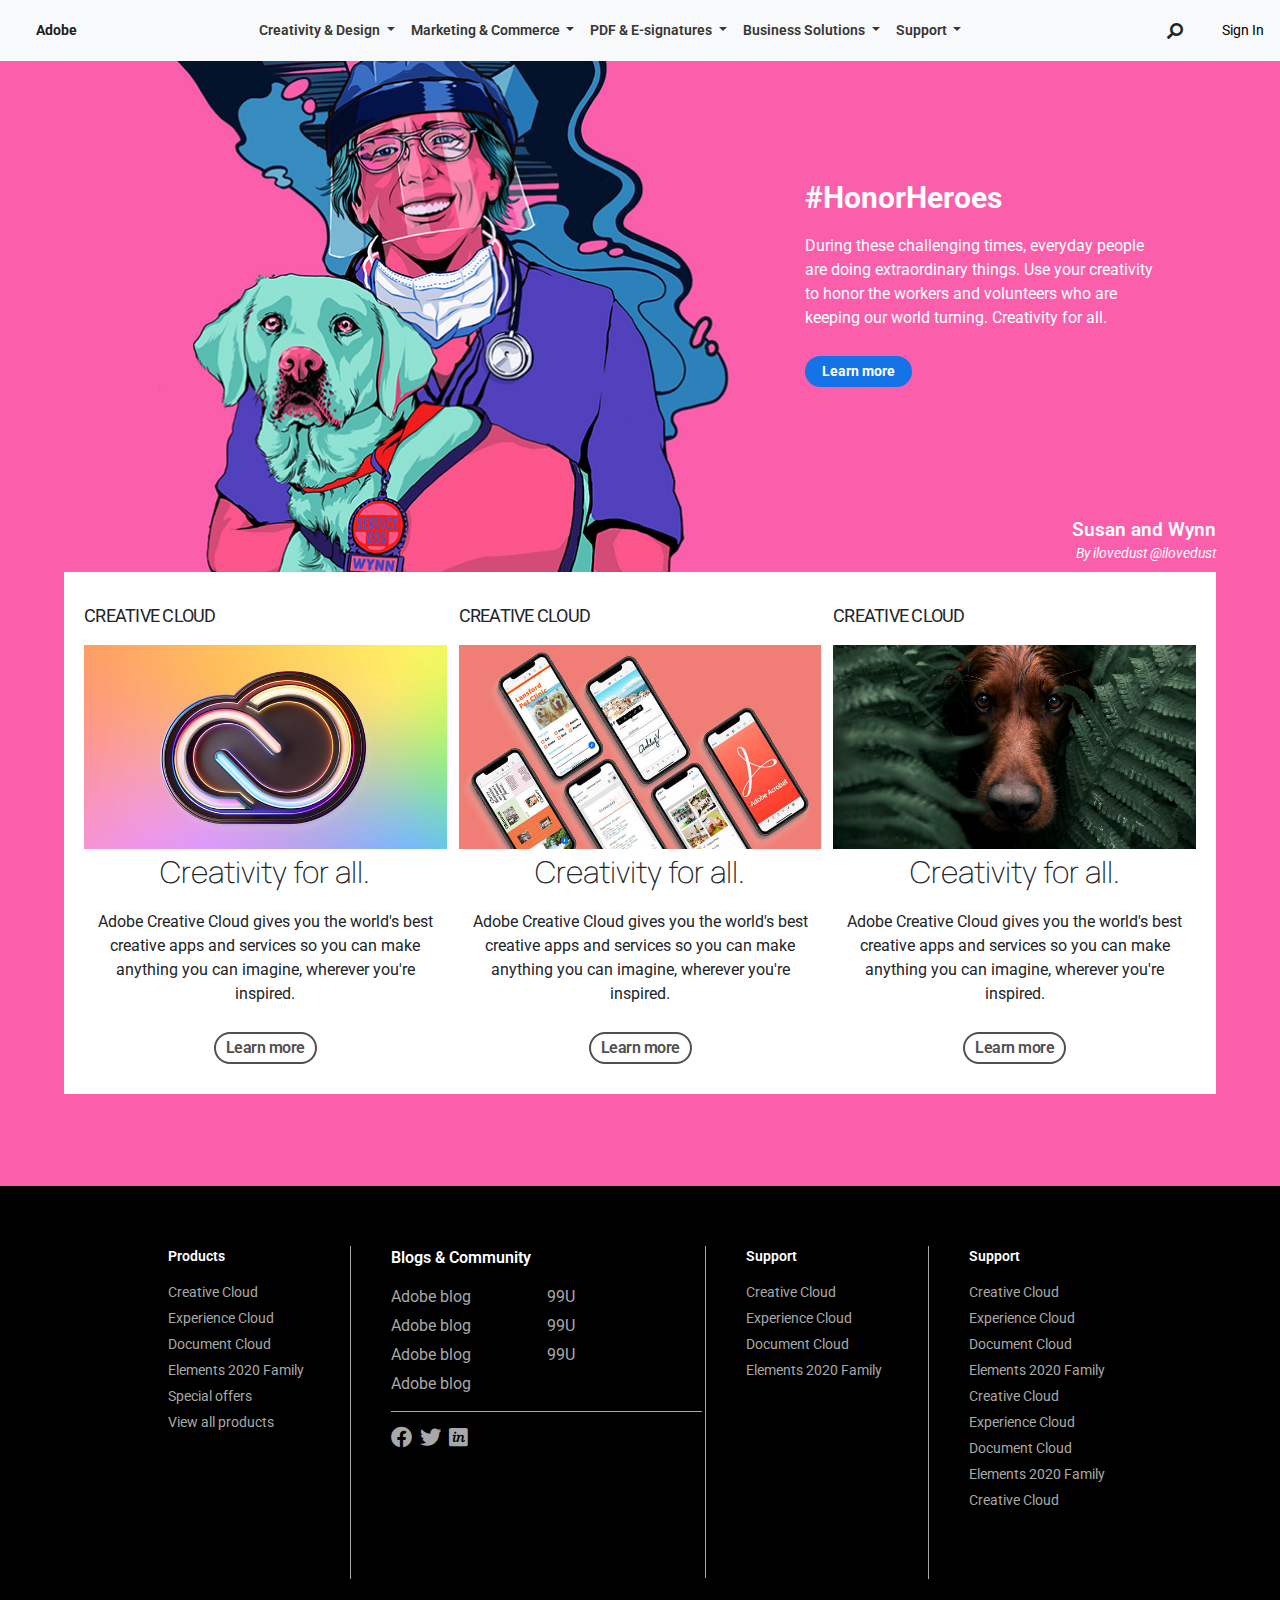
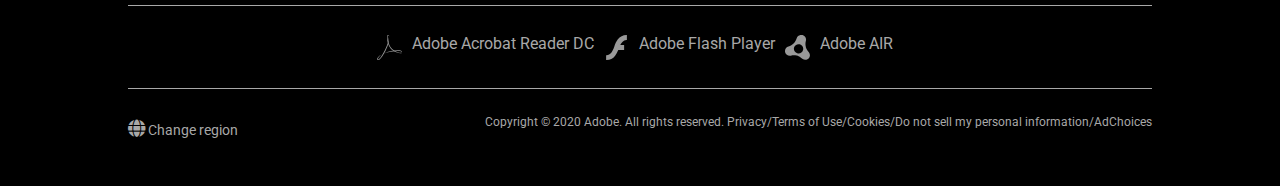
<file: index.html>
<!DOCTYPE html>
<html lang="en">
  <head>
    <meta charset="UTF-8" />
    <meta name="viewport" content="width=device-width, initial-scale=1.0" />
    <meta http-equiv="X-UA-Compatible" content="ie=edge" />
    <title>Adobe</title>
    <!-- MDN Link -->
    <link
      rel="stylesheet"
      href="https://stackpath.bootstrapcdn.com/bootstrap/4.4.1/css/bootstrap.min.css"
      integrity="sha384-Vkoo8x4CGsO3+Hhxv8T/Q5PaXtkKtu6ug5TOeNV6gBiFeWPGFN9MuhOf23Q9Ifjh"
      crossorigin="anonymous"
    />
    <!-- Font Awesome -->
    <link
      rel="stylesheet"
      href="https://cdnjs.cloudflare.com/ajax/libs/font-awesome/5.13.0/css/all.min.css"
    />
    <!-- Google Fonts link -->
    <link
      href="https://fonts.googleapis.com/css2?family=Roboto:wght@400;700&display=swap"
      rel="stylesheet"
    />
    <link
      href="https://fonts.googleapis.com/css2?family=Manrope:wght@200;400;600&display=swap"
      rel="stylesheet"
    />
    <!-- CSS link -->
    <link rel="stylesheet" href="./style/home_page.css" />
  </head>
  <body>
    <!-- Navbar Section -->
    <nav class="navbar navbar-expand-xl navbar-light bg-light">
      <div class="navbar-brand-container">
        <span class="adobe-logo"><i class="fab fa-adobe"></i></span>
        <a class="navbar-brand" href="#">Adobe</a>
      </div>
      <button
        class="navbar-toggler"
        type="button"
        data-toggle="collapse"
        data-target="#navbarSupportedContent"
        aria-controls="navbarSupportedContent"
        aria-expanded="false"
        aria-label="Toggle navigation"
      >
        <span class="navbar-toggler-icon"></span>
      </button>

      <div
        class="collapse navbar-collapse container-navbar-collapse"
        id="navbarSupportedContent"
      >
        <ul class="navbar-nav">
          <li class="nav-item dropdown">
            <a
              class="nav-link dropdown-toggle"
              href="#"
              id="navbarDropdown"
              role="button"
              data-toggle="dropdown"
              aria-haspopup="true"
              aria-expanded="false"
            >
              Creativity & Design
            </a>
            <div class="dropdown-menu" aria-labelledby="navbarDropdown">
              <a class="dropdown-item" href="#">Action</a>
              <a class="dropdown-item" href="#">Another action</a>
              <div class="dropdown-divider"></div>
              <a class="dropdown-item" href="#">Something else here</a>
            </div>
          </li>
          <li class="nav-item dropdown">
            <a
              class="nav-link dropdown-toggle"
              href="#"
              id="navbarDropdown"
              role="button"
              data-toggle="dropdown"
              aria-haspopup="true"
              aria-expanded="false"
            >
              Marketing & Commerce
            </a>
            <div class="dropdown-menu" aria-labelledby="navbarDropdown">
              <a class="dropdown-item" href="#">test-2</a>
              <a class="dropdown-item" href="#">Another action</a>
              <div class="dropdown-divider"></div>
              <a class="dropdown-item" href="#">Something else here</a>
            </div>
          </li>
          <li class="nav-item dropdown">
            <a
              class="nav-link dropdown-toggle"
              href="#"
              id="navbarDropdown"
              role="button"
              data-toggle="dropdown"
              aria-haspopup="true"
              aria-expanded="false"
            >
              PDF & E-signatures
            </a>
            <div class="dropdown-menu" aria-labelledby="navbarDropdown">
              <a class="dropdown-item" href="#">test-3</a>
              <a class="dropdown-item" href="#">Another action</a>
              <div class="dropdown-divider"></div>
              <a class="dropdown-item" href="#">Something else here</a>
            </div>
          </li>
          <li class="nav-item dropdown">
            <a
              class="nav-link dropdown-toggle"
              href="#"
              id="navbarDropdown"
              role="button"
              data-toggle="dropdown"
              aria-haspopup="true"
              aria-expanded="false"
            >
              Business Solutions
            </a>
            <div class="dropdown-menu" aria-labelledby="navbarDropdown">
              <a class="dropdown-item" href="#">test-3</a>
              <a class="dropdown-item" href="#">Another action</a>
              <div class="dropdown-divider"></div>
              <a class="dropdown-item" href="#">Something else here</a>
            </div>
          </li>
          <li class="nav-item dropdown">
            <a
              class="nav-link dropdown-toggle"
              href="#"
              id="navbarDropdown"
              role="button"
              data-toggle="dropdown"
              aria-haspopup="true"
              aria-expanded="false"
            >
              Support
            </a>
            <div class="dropdown-menu" aria-labelledby="navbarDropdown">
              <a class="dropdown-item" href="#">test-3</a>
              <a class="dropdown-item" href="#">Another action</a>
              <div class="dropdown-divider"></div>
              <a class="dropdown-item" href="#">Something else here</a>
            </div>
          </li>
        </ul>
      </div>
      <div
        class="container-search-nav d-flex justify-content-center align-items-center"
      >
        <span><i class="fas fa-search"></i></span>
        <a href="#">Sign In</a>
      </div>
    </nav>
    <!-- End of Navbar Section -->

    <!-- Cover Section -->
    <div class="container-cover-section">
      <div class="background-cover">
        <div class="container-honorHeroes">
          <div class="content-honorHeroes">
            <h3>#HonorHeroes</h3>
            <p>
              During these challenging times, everyday people are doing
              extraordinary things. Use your creativity to honor the workers and
              volunteers who are keeping our world turning. Creativity for all.
            </p>
            <button>Learn more</button>
          </div>
        </div>
        <div class="container-creationHeroes">
          <p>Susan and Wynn</p>
          <p>By ilovedust @ilovedust</p>
        </div>

        <div class="container-dataSection">
          <div class="item-dataSection">
            <p class="item-title">creative cloud</p>
            <img src="./Images/item-1.jpg" class="img-fluid" alt="img" />
            <p class="item-subtitle">Creativity for all.</p>
            <p class="item-text">
              Adobe Creative Cloud gives you the world's best creative apps and
              services so you can make anything you can imagine, wherever you're
              inspired.
            </p>
            <button class="item-button">Learn more</button>
          </div>
          <div class="item-dataSection">
            <p class="item-title">creative cloud</p>
            <img src="./Images/item-2.jpg" class="img-fluid" alt="img" />
            <p class="item-subtitle">Creativity for all.</p>
            <p class="item-text">
              Adobe Creative Cloud gives you the world's best creative apps and
              services so you can make anything you can imagine, wherever you're
              inspired.
            </p>
            <button class="item-button">Learn more</button>
          </div>
          <div class="item-dataSection">
            <p class="item-title">creative cloud</p>
            <img src="./Images/item-3.jpg" class="img-fluid" alt="img" />
            <p class="item-subtitle">Creativity for all.</p>
            <p class="item-text">
              Adobe Creative Cloud gives you the world's best creative apps and
              services so you can make anything you can imagine, wherever you're
              inspired.
            </p>
            <button class="item-button">Learn more</button>
          </div>
        </div>
      </div>
      <!-- Responsive content -->
      <div class="background-cover-responsive">
        <img
          src="./Images/BG-content-phone.jpg"
          class="img-fluid"
          alt="phone_img"
        />
      </div>
      <div class="container-honorHeroes-responsive">
        <div class="content-honorHeroes">
          <h3>#HonorHeroes</h3>
          <p>
            During these challenging times, everyday people are doing
            extraordinary things. Use your creativity to honor the workers and
            volunteers who are keeping our world turning. Creativity for all.
          </p>
          <button>Learn more</button>
        </div>
      </div>

      <div class="container-dataSection-responsive">
        <div class="item-dataSection">
          <p class="item-title">creative cloud</p>
          <div>
            <img src="./Images/item-1.jpg" class="img-fluid" alt="img" />
          </div>
          <p class="item-subtitle">Creativity for all.</p>
          <p class="item-text">
            Adobe Creative Cloud gives you the world's best creative apps and
            services so you can make anything you can imagine, wherever you're
            inspired.
          </p>
          <button class="item-button">Learn more</button>
        </div>
        <div class="item-dataSection">
          <p class="item-title">creative cloud</p>
          <div>
            <img src="./Images/item-2.jpg" class="img-fluid" alt="img" />
          </div>
          <p class="item-subtitle">Creativity for all.</p>
          <p class="item-text">
            Adobe Creative Cloud gives you the world's best creative apps and
            services so you can make anything you can imagine, wherever you're
            inspired.
          </p>
          <button class="item-button">Learn more</button>
        </div>
        <div class="item-dataSection">
          <p class="item-title">creative cloud</p>
          <div>
            <img src="./Images/item-3.jpg" class="img-fluid" alt="img" />
          </div>
          <p class="item-subtitle">Creativity for all.</p>
          <p class="item-text">
            Adobe Creative Cloud gives you the world's best creative apps and
            services so you can make anything you can imagine, wherever you're
            inspired.
          </p>
          <button class="item-button">Learn more</button>
        </div>
      </div>
    </div>
    <!-- End of Cover Section -->

    <!-- Footer Section -->
    <div class="footer-container">
      <div class="general-list">
        <ul class="general-list-style">
          <li class="list-header">Products</li>
          <li>Creative Cloud</li>
          <li>Experience Cloud</li>
          <li>Document Cloud</li>
          <li>Elements 2020 Family</li>
          <li>Special offers</li>
          <li>View all products</li>
        </ul>
        <div class="container-custom d-flex flex-column">
          <ul class="custom-style-list">
            <li class="list-header">Blogs & Community</li>
            <li class="d-flex">
              <ul class="custom-lists">
                <li>Adobe blog</li>
                <li>Adobe blog</li>
                <li>Adobe blog</li>
                <li>Adobe blog</li>
              </ul>
              <ul class="custom-lists">
                <li>99U</li>
                <li>99U</li>
                <li>99U</li>
              </ul>
            </li>
          </ul>
          <div class="social-icons-custom">
           <i class="fab fa-facebook fa-lg"></i>
           <i class="fab fa-twitter fa-lg mx-1"></i>
           <i class="fab fa-invision fa-lg"></i>
          </div>
        </div>
        <ul class="general-list-style">
            <li class="list-header">Support</li>
            <li>Creative Cloud</li>
            <li>Experience Cloud</li>
            <li>Document Cloud</li>
            <li>Elements 2020 Family</li>
        </ul>
        <ul class="general-list-style">
            <li class="list-header">Support</li>
            <li>Creative Cloud</li>
            <li>Experience Cloud</li>
            <li>Document Cloud</li>
            <li>Elements 2020 Family</li>
            <li>Creative Cloud</li>
            <li>Experience Cloud</li>
            <li>Document Cloud</li>
            <li>Elements 2020 Family</li>
            <li>Creative Cloud</li>
        </ul>
      </div>
      <div class="container-adobe d-flex justify-content-center align-items-center py-3">
          <img src="./Images/acrobat-icon-gray.svg" alt="adobe">
          <p>Adobe Acrobat Reader DC</p>
          <img src="./Images/flash-icon-gray.svg" alt="flash">
          <p>Adobe Flash Player</p>
          <img src="./Images/adobe-air-icon-gray.svg" alt="adobe-air">
          <p>Adobe AIR</p>
      </div>
      <div class="container-details-footer d-flex justify-content-between align-items-center">
        <span><i class="fas fa-globe"></i> Change region</span>
        <p>Copyright © 2020 Adobe. All rights reserved. Privacy/Terms of Use/Cookies/Do not sell my personal information/AdChoices</p>
      </div>
    </div>


    <div class="footer-container-responsive">
        <ul class="nav">
            <li class="nav-item dropdown">
              <a class="nav-link dropdown-toggle" data-toggle="dropdown" href="#" role="button" aria-haspopup="true" aria-expanded="false">Dropdown</a>
              <div class="dropdown-menu">
                <a class="dropdown-item" href="#">Action</a>
                <a class="dropdown-item" href="#">Another action</a>
                <a class="dropdown-item" href="#">Something else here</a>
                <div class="dropdown-divider"></div>
                <a class="dropdown-item" href="#">Separated link</a>
              </div>
            </li>
            <li class="nav-item dropdown">
                <a class="nav-link dropdown-toggle" data-toggle="dropdown" href="#" role="button" aria-haspopup="true" aria-expanded="false">Dropdown</a>
                <div class="dropdown-menu">
                  <a class="dropdown-item" href="#">Action</a>
                  <a class="dropdown-item" href="#">Another action</a>
                  <a class="dropdown-item" href="#">Something else here</a>
                  <div class="dropdown-divider"></div>
                  <a class="dropdown-item" href="#">Separated link</a>
                </div>
            </li>
            <li class="nav-item dropdown">
                <a class="nav-link dropdown-toggle" data-toggle="dropdown" href="#" role="button" aria-haspopup="true" aria-expanded="false">Dropdown</a>
                <div class="dropdown-menu">
                  <a class="dropdown-item" href="#">Action</a>
                  <a class="dropdown-item" href="#">Another action</a>
                  <a class="dropdown-item" href="#">Something else here</a>
                  <div class="dropdown-divider"></div>
                  <a class="dropdown-item" href="#">Separated link</a>
                </div>
            </li>
            <li class="nav-item dropdown">
                <a class="nav-link dropdown-toggle" data-toggle="dropdown" href="#" role="button" aria-haspopup="true" aria-expanded="false">Dropdown</a>
                <div class="dropdown-menu">
                  <a class="dropdown-item" href="#">Action</a>
                  <a class="dropdown-item" href="#">Another action</a>
                  <a class="dropdown-item" href="#">Something else here</a>
                  <div class="dropdown-divider"></div>
                  <a class="dropdown-item" href="#">Separated link</a>
                </div>
            </li>
            <div class="container-adobe-options d-flex">
              <img src="./Images/acrobat-icon-gray.svg" alt="adobe">
              <p>Adobe Acrobat Reader DC</p>
              <img src="./Images/flash-icon-gray.svg" alt="flash">
              <p>Adobe Flash Player</p>
              <img src="./Images/adobe-air-icon-gray.svg" alt="adobe-air">
              <p>Adobe AIR</p>
            </div>
            <div class="footer-details">
              <span class="d-flex justify-content-center align-items-center"><i class="fas fa-globe pr-2"></i> Change region</span>
              <p>Copyright &copy; 2020 Adobe. All rights reserved.</p>
              <p>Privacy/Terms of Use/Cookies/Do not sell my personal information/AdChoices</p>
            </div>
    </div>
    <!-- End of Footer Section -->

    <!-- MDN Links -->
    <script
      src="https://code.jquery.com/jquery-3.4.1.slim.min.js"
      integrity="sha384-J6qa4849blE2+poT4WnyKhv5vZF5SrPo0iEjwBvKU7imGFAV0wwj1yYfoRSJoZ+n"
      crossorigin="anonymous"
    ></script>
    <script
      src="https://cdn.jsdelivr.net/npm/popper.js@1.16.0/dist/umd/popper.min.js"
      integrity="sha384-Q6E9RHvbIyZFJoft+2mJbHaEWldlvI9IOYy5n3zV9zzTtmI3UksdQRVvoxMfooAo"
      crossorigin="anonymous"
    ></script>
    <script
      src="https://stackpath.bootstrapcdn.com/bootstrap/4.4.1/js/bootstrap.min.js"
      integrity="sha384-wfSDF2E50Y2D1uUdj0O3uMBJnjuUD4Ih7YwaYd1iqfktj0Uod8GCExl3Og8ifwB6"
      crossorigin="anonymous"
    ></script>
  </body>
</html>
</file>
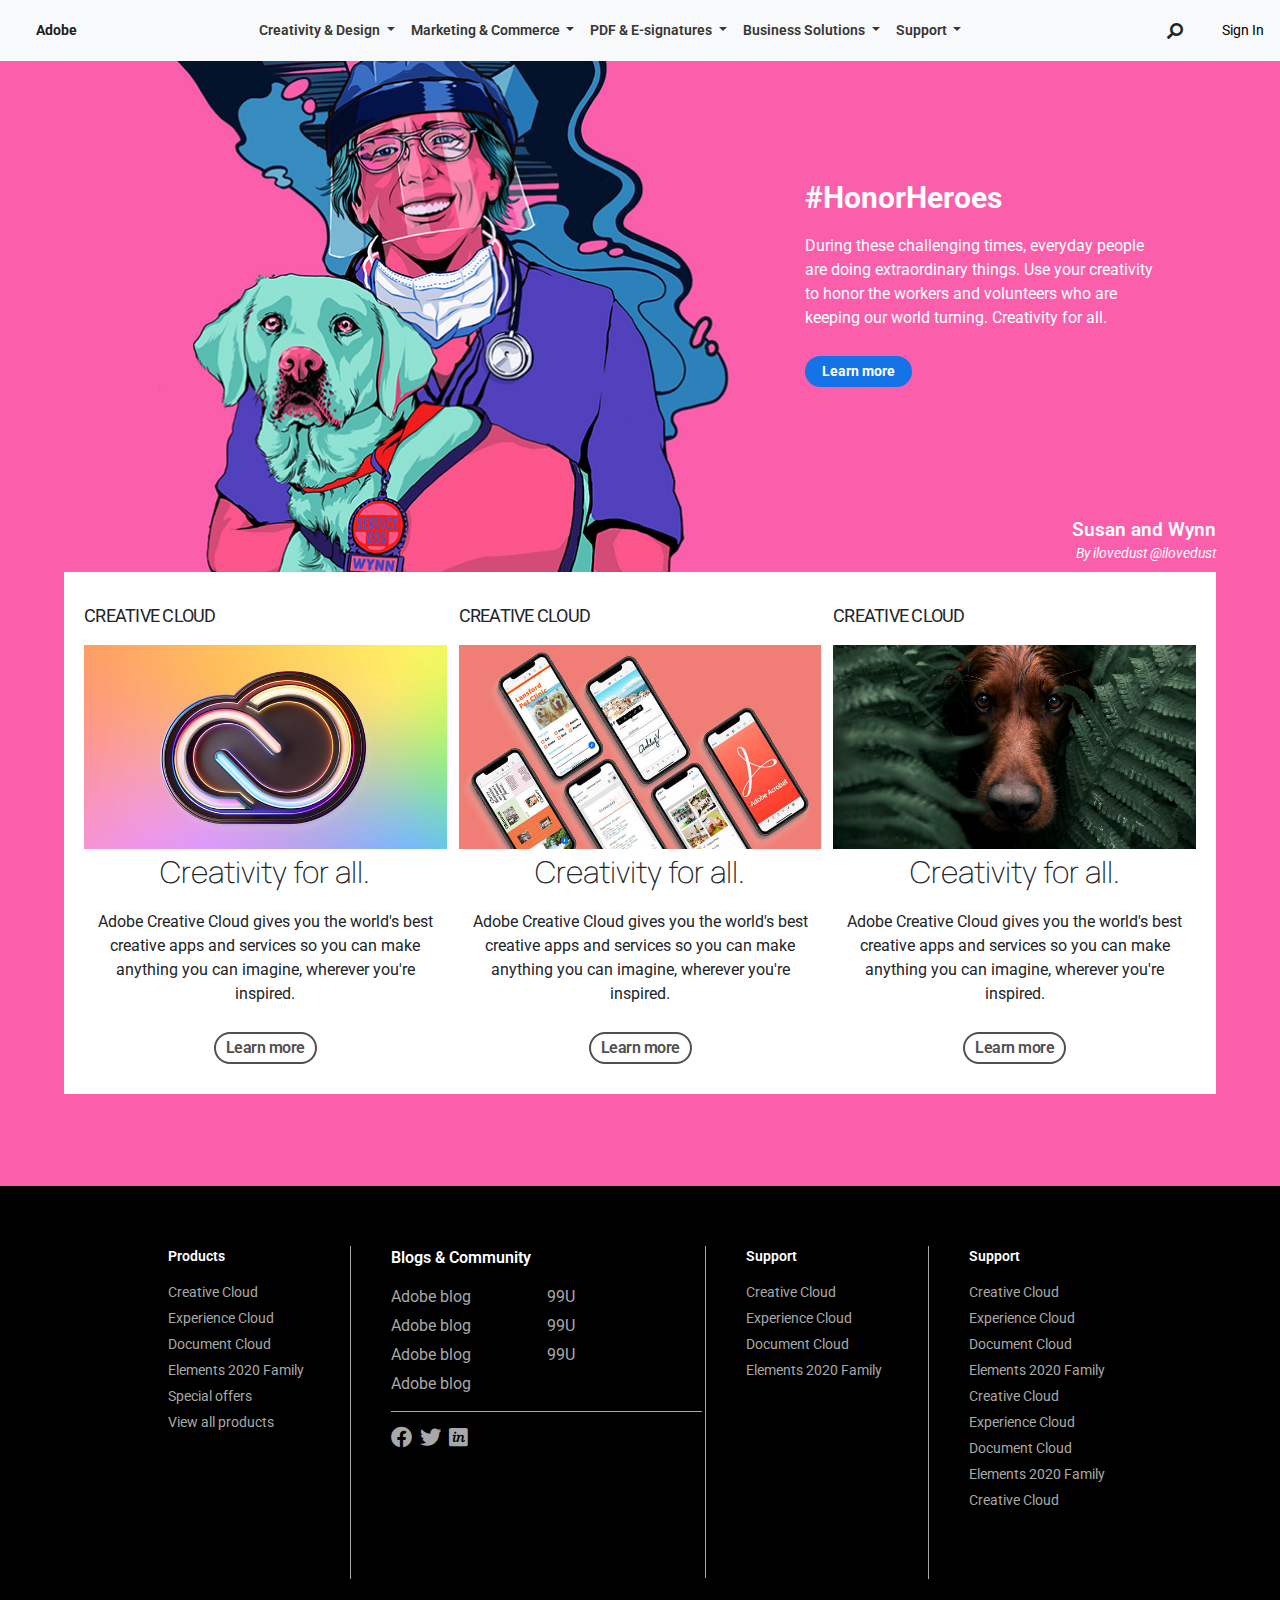
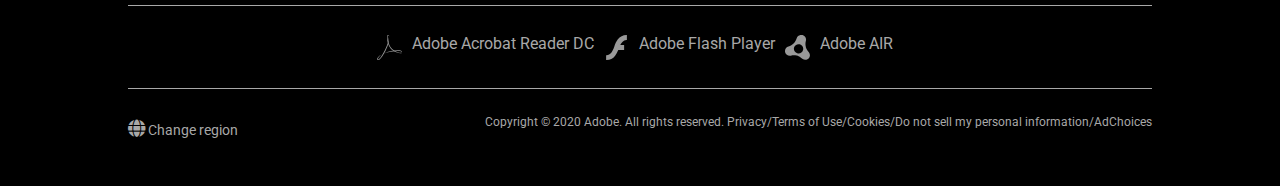
<file: index/home_page.html>
<!DOCTYPE html>
<html lang="en">
  <head>
    <meta charset="UTF-8" />
    <meta name="viewport" content="width=device-width, initial-scale=1.0" />
    <meta http-equiv="X-UA-Compatible" content="ie=edge" />
    <title>Adobe</title>
    <!-- MDN Link -->
    <link
      rel="stylesheet"
      href="https://stackpath.bootstrapcdn.com/bootstrap/4.4.1/css/bootstrap.min.css"
      integrity="sha384-Vkoo8x4CGsO3+Hhxv8T/Q5PaXtkKtu6ug5TOeNV6gBiFeWPGFN9MuhOf23Q9Ifjh"
      crossorigin="anonymous"
    />
    <!-- Font Awesome -->
    <link
      rel="stylesheet"
      href="https://cdnjs.cloudflare.com/ajax/libs/font-awesome/5.13.0/css/all.min.css"
    />
    <!-- Google Fonts link -->
    <link
      href="https://fonts.googleapis.com/css2?family=Roboto:wght@400;700&display=swap"
      rel="stylesheet"
    />
    <link
      href="https://fonts.googleapis.com/css2?family=Manrope:wght@200;400;600&display=swap"
      rel="stylesheet"
    />
    <!-- CSS link -->
    <link rel="stylesheet" href="../style/home_page.css" />
  </head>
  <body>
    <!-- Navbar Section -->
    <nav class="navbar navbar-expand-xl navbar-light bg-light">
      <div class="navbar-brand-container">
        <span class="adobe-logo"><i class="fab fa-adobe"></i></span>
        <a class="navbar-brand" href="#">Adobe</a>
      </div>
      <button
        class="navbar-toggler"
        type="button"
        data-toggle="collapse"
        data-target="#navbarSupportedContent"
        aria-controls="navbarSupportedContent"
        aria-expanded="false"
        aria-label="Toggle navigation"
      >
        <span class="navbar-toggler-icon"></span>
      </button>

      <div
        class="collapse navbar-collapse container-navbar-collapse"
        id="navbarSupportedContent"
      >
        <ul class="navbar-nav">
          <li class="nav-item dropdown">
            <a
              class="nav-link dropdown-toggle"
              href="#"
              id="navbarDropdown"
              role="button"
              data-toggle="dropdown"
              aria-haspopup="true"
              aria-expanded="false"
            >
              Creativity & Design
            </a>
            <div class="dropdown-menu" aria-labelledby="navbarDropdown">
              <a class="dropdown-item" href="#">Action</a>
              <a class="dropdown-item" href="#">Another action</a>
              <div class="dropdown-divider"></div>
              <a class="dropdown-item" href="#">Something else here</a>
            </div>
          </li>
          <li class="nav-item dropdown">
            <a
              class="nav-link dropdown-toggle"
              href="#"
              id="navbarDropdown"
              role="button"
              data-toggle="dropdown"
              aria-haspopup="true"
              aria-expanded="false"
            >
              Marketing & Commerce
            </a>
            <div class="dropdown-menu" aria-labelledby="navbarDropdown">
              <a class="dropdown-item" href="#">test-2</a>
              <a class="dropdown-item" href="#">Another action</a>
              <div class="dropdown-divider"></div>
              <a class="dropdown-item" href="#">Something else here</a>
            </div>
          </li>
          <li class="nav-item dropdown">
            <a
              class="nav-link dropdown-toggle"
              href="#"
              id="navbarDropdown"
              role="button"
              data-toggle="dropdown"
              aria-haspopup="true"
              aria-expanded="false"
            >
              PDF & E-signatures
            </a>
            <div class="dropdown-menu" aria-labelledby="navbarDropdown">
              <a class="dropdown-item" href="#">test-3</a>
              <a class="dropdown-item" href="#">Another action</a>
              <div class="dropdown-divider"></div>
              <a class="dropdown-item" href="#">Something else here</a>
            </div>
          </li>
          <li class="nav-item dropdown">
            <a
              class="nav-link dropdown-toggle"
              href="#"
              id="navbarDropdown"
              role="button"
              data-toggle="dropdown"
              aria-haspopup="true"
              aria-expanded="false"
            >
              Business Solutions
            </a>
            <div class="dropdown-menu" aria-labelledby="navbarDropdown">
              <a class="dropdown-item" href="#">test-3</a>
              <a class="dropdown-item" href="#">Another action</a>
              <div class="dropdown-divider"></div>
              <a class="dropdown-item" href="#">Something else here</a>
            </div>
          </li>
          <li class="nav-item dropdown">
            <a
              class="nav-link dropdown-toggle"
              href="#"
              id="navbarDropdown"
              role="button"
              data-toggle="dropdown"
              aria-haspopup="true"
              aria-expanded="false"
            >
              Support
            </a>
            <div class="dropdown-menu" aria-labelledby="navbarDropdown">
              <a class="dropdown-item" href="#">test-3</a>
              <a class="dropdown-item" href="#">Another action</a>
              <div class="dropdown-divider"></div>
              <a class="dropdown-item" href="#">Something else here</a>
            </div>
          </li>
        </ul>
      </div>
      <div
        class="container-search-nav d-flex justify-content-center align-items-center"
      >
        <span><i class="fas fa-search"></i></span>
        <a href="#">Sign In</a>
      </div>
    </nav>
    <!-- End of Navbar Section -->

    <!-- Cover Section -->
    <div class="container-cover-section">
      <div class="background-cover">
        <div class="container-honorHeroes">
          <div class="content-honorHeroes">
            <h3>#HonorHeroes</h3>
            <p>
              During these challenging times, everyday people are doing
              extraordinary things. Use your creativity to honor the workers and
              volunteers who are keeping our world turning. Creativity for all.
            </p>
            <button>Learn more</button>
          </div>
        </div>
        <div class="container-creationHeroes">
          <p>Susan and Wynn</p>
          <p>By ilovedust @ilovedust</p>
        </div>

        <div class="container-dataSection">
          <div class="item-dataSection">
            <p class="item-title">creative cloud</p>
            <img src="../Images/item-1.jpg" class="img-fluid" alt="img" />
            <p class="item-subtitle">Creativity for all.</p>
            <p class="item-text">
              Adobe Creative Cloud gives you the world's best creative apps and
              services so you can make anything you can imagine, wherever you're
              inspired.
            </p>
            <button class="item-button">Learn more</button>
          </div>
          <div class="item-dataSection">
            <p class="item-title">creative cloud</p>
            <img src="../Images/item-2.jpg" class="img-fluid" alt="img" />
            <p class="item-subtitle">Creativity for all.</p>
            <p class="item-text">
              Adobe Creative Cloud gives you the world's best creative apps and
              services so you can make anything you can imagine, wherever you're
              inspired.
            </p>
            <button class="item-button">Learn more</button>
          </div>
          <div class="item-dataSection">
            <p class="item-title">creative cloud</p>
            <img src="../Images/item-3.jpg" class="img-fluid" alt="img" />
            <p class="item-subtitle">Creativity for all.</p>
            <p class="item-text">
              Adobe Creative Cloud gives you the world's best creative apps and
              services so you can make anything you can imagine, wherever you're
              inspired.
            </p>
            <button class="item-button">Learn more</button>
          </div>
        </div>
      </div>
      <!-- Responsive content -->
      <div class="background-cover-responsive">
        <img
          src="../Images/BG-content-phone.jpg"
          class="img-fluid"
          alt="phone_img"
        />
      </div>
      <div class="container-honorHeroes-responsive">
        <div class="content-honorHeroes">
          <h3>#HonorHeroes</h3>
          <p>
            During these challenging times, everyday people are doing
            extraordinary things. Use your creativity to honor the workers and
            volunteers who are keeping our world turning. Creativity for all.
          </p>
          <button>Learn more</button>
        </div>
      </div>

      <div class="container-dataSection-responsive">
        <div class="item-dataSection">
          <p class="item-title">creative cloud</p>
          <div>
            <img src="../Images/item-1.jpg" class="img-fluid" alt="img" />
          </div>
          <p class="item-subtitle">Creativity for all.</p>
          <p class="item-text">
            Adobe Creative Cloud gives you the world's best creative apps and
            services so you can make anything you can imagine, wherever you're
            inspired.
          </p>
          <button class="item-button">Learn more</button>
        </div>
        <div class="item-dataSection">
          <p class="item-title">creative cloud</p>
          <div>
            <img src="../Images/item-2.jpg" class="img-fluid" alt="img" />
          </div>
          <p class="item-subtitle">Creativity for all.</p>
          <p class="item-text">
            Adobe Creative Cloud gives you the world's best creative apps and
            services so you can make anything you can imagine, wherever you're
            inspired.
          </p>
          <button class="item-button">Learn more</button>
        </div>
        <div class="item-dataSection">
          <p class="item-title">creative cloud</p>
          <div>
            <img src="../Images/item-3.jpg" class="img-fluid" alt="img" />
          </div>
          <p class="item-subtitle">Creativity for all.</p>
          <p class="item-text">
            Adobe Creative Cloud gives you the world's best creative apps and
            services so you can make anything you can imagine, wherever you're
            inspired.
          </p>
          <button class="item-button">Learn more</button>
        </div>
      </div>
    </div>
    <!-- End of Cover Section -->

    <!-- Footer Section -->
    <div class="footer-container">
      <div class="general-list">
        <ul class="general-list-style">
          <li class="list-header">Products</li>
          <li>Creative Cloud</li>
          <li>Experience Cloud</li>
          <li>Document Cloud</li>
          <li>Elements 2020 Family</li>
          <li>Special offers</li>
          <li>View all products</li>
        </ul>
        <div class="container-custom d-flex flex-column">
          <ul class="custom-style-list">
            <li class="list-header">Blogs & Community</li>
            <li class="d-flex">
              <ul class="custom-lists">
                <li>Adobe blog</li>
                <li>Adobe blog</li>
                <li>Adobe blog</li>
                <li>Adobe blog</li>
              </ul>
              <ul class="custom-lists">
                <li>99U</li>
                <li>99U</li>
                <li>99U</li>
              </ul>
            </li>
          </ul>
          <div class="social-icons-custom">
           <i class="fab fa-facebook fa-lg"></i>
           <i class="fab fa-twitter fa-lg mx-1"></i>
           <i class="fab fa-invision fa-lg"></i>
          </div>
        </div>
        <ul class="general-list-style">
            <li class="list-header">Support</li>
            <li>Creative Cloud</li>
            <li>Experience Cloud</li>
            <li>Document Cloud</li>
            <li>Elements 2020 Family</li>
        </ul>
        <ul class="general-list-style">
            <li class="list-header">Support</li>
            <li>Creative Cloud</li>
            <li>Experience Cloud</li>
            <li>Document Cloud</li>
            <li>Elements 2020 Family</li>
            <li>Creative Cloud</li>
            <li>Experience Cloud</li>
            <li>Document Cloud</li>
            <li>Elements 2020 Family</li>
            <li>Creative Cloud</li>
        </ul>
      </div>
      <div class="container-adobe d-flex justify-content-center align-items-center py-3">
          <img src="../Images/acrobat-icon-gray.svg" alt="adobe">
          <p>Adobe Acrobat Reader DC</p>
          <img src="../Images/flash-icon-gray.svg" alt="flash">
          <p>Adobe Flash Player</p>
          <img src="../Images/adobe-air-icon-gray.svg" alt="adobe-air">
          <p>Adobe AIR</p>
      </div>
      <div class="container-details-footer d-flex justify-content-between align-items-center">
        <span><i class="fas fa-globe"></i> Change region</span>
        <p>Copyright © 2020 Adobe. All rights reserved. Privacy/Terms of Use/Cookies/Do not sell my personal information/AdChoices</p>
      </div>
    </div>


    <div class="footer-container-responsive">
        <ul class="nav">
            <li class="nav-item dropdown">
              <a class="nav-link dropdown-toggle" data-toggle="dropdown" href="#" role="button" aria-haspopup="true" aria-expanded="false">Dropdown</a>
              <div class="dropdown-menu">
                <a class="dropdown-item" href="#">Action</a>
                <a class="dropdown-item" href="#">Another action</a>
                <a class="dropdown-item" href="#">Something else here</a>
                <div class="dropdown-divider"></div>
                <a class="dropdown-item" href="#">Separated link</a>
              </div>
            </li>
            <li class="nav-item dropdown">
                <a class="nav-link dropdown-toggle" data-toggle="dropdown" href="#" role="button" aria-haspopup="true" aria-expanded="false">Dropdown</a>
                <div class="dropdown-menu">
                  <a class="dropdown-item" href="#">Action</a>
                  <a class="dropdown-item" href="#">Another action</a>
                  <a class="dropdown-item" href="#">Something else here</a>
                  <div class="dropdown-divider"></div>
                  <a class="dropdown-item" href="#">Separated link</a>
                </div>
            </li>
            <li class="nav-item dropdown">
                <a class="nav-link dropdown-toggle" data-toggle="dropdown" href="#" role="button" aria-haspopup="true" aria-expanded="false">Dropdown</a>
                <div class="dropdown-menu">
                  <a class="dropdown-item" href="#">Action</a>
                  <a class="dropdown-item" href="#">Another action</a>
                  <a class="dropdown-item" href="#">Something else here</a>
                  <div class="dropdown-divider"></div>
                  <a class="dropdown-item" href="#">Separated link</a>
                </div>
            </li>
            <li class="nav-item dropdown">
                <a class="nav-link dropdown-toggle" data-toggle="dropdown" href="#" role="button" aria-haspopup="true" aria-expanded="false">Dropdown</a>
                <div class="dropdown-menu">
                  <a class="dropdown-item" href="#">Action</a>
                  <a class="dropdown-item" href="#">Another action</a>
                  <a class="dropdown-item" href="#">Something else here</a>
                  <div class="dropdown-divider"></div>
                  <a class="dropdown-item" href="#">Separated link</a>
                </div>
            </li>
            <div class="container-adobe-options d-flex">
              <img src="../Images/acrobat-icon-gray.svg" alt="adobe">
              <p>Adobe Acrobat Reader DC</p>
              <img src="../Images/flash-icon-gray.svg" alt="flash">
              <p>Adobe Flash Player</p>
              <img src="../Images/adobe-air-icon-gray.svg" alt="adobe-air">
              <p>Adobe AIR</p>
            </div>
            <div class="footer-details">
              <span class="d-flex justify-content-center align-items-center"><i class="fas fa-globe pr-2"></i> Change region</span>
              <p>Copyright &copy; 2020 Adobe. All rights reserved.</p>
              <p>Privacy/Terms of Use/Cookies/Do not sell my personal information/AdChoices</p>
            </div>
    </div>
    <!-- End of Footer Section -->

    <!-- MDN Links -->
    <script
      src="https://code.jquery.com/jquery-3.4.1.slim.min.js"
      integrity="sha384-J6qa4849blE2+poT4WnyKhv5vZF5SrPo0iEjwBvKU7imGFAV0wwj1yYfoRSJoZ+n"
      crossorigin="anonymous"
    ></script>
    <script
      src="https://cdn.jsdelivr.net/npm/popper.js@1.16.0/dist/umd/popper.min.js"
      integrity="sha384-Q6E9RHvbIyZFJoft+2mJbHaEWldlvI9IOYy5n3zV9zzTtmI3UksdQRVvoxMfooAo"
      crossorigin="anonymous"
    ></script>
    <script
      src="https://stackpath.bootstrapcdn.com/bootstrap/4.4.1/js/bootstrap.min.js"
      integrity="sha384-wfSDF2E50Y2D1uUdj0O3uMBJnjuUD4Ih7YwaYd1iqfktj0Uod8GCExl3Og8ifwB6"
      crossorigin="anonymous"
    ></script>
  </body>
</html>
</file>
<file: style/home_page.css>
/* FONTS */
/* font-family: 'Roboto', sans-serif; */
/* font-family: 'Manrope', sans-serif; */

/* Navbar Section */
.navbar {
  display: flex;
  justify-content: space-around;
  align-items: center;
}

.navbar .navbar-brand-container {
  width: 30%;
  font-family: 'Roboto', sans-serif;
  display: flex;
  justify-content: center;
  align-items: center;
}

.navbar .navbar-brand-container a {
  font-size: 14px;
  padding: 12px 0;
  font-weight: 700;
}

.navbar .navbar-brand-container .adobe-logo {
  font-size: 26px;
  color: red;
  cursor: pointer;
  padding: 0 10px;
}

.navbar .container-navbar-collapse .navbar-nav {
  width: 90%;
  font-family: 'Roboto', sans-serif;
  font-size: 14px;
  display: flex;
  justify-content: start;
  align-items: center;
}

.navbar .container-navbar-collapse ul li .nav-link {
  color: #363636;
}

.navbar .container-navbar-collapse a {
  color: #363636;
  font-weight: 600;
}

.navbar .container-search-nav {
  width: 15%;
}

.navbar .container-search-nav span {
  transform: rotate(90deg);
}

.navbar .container-search-nav a {
  margin-bottom: 0;
  font-size: 14px;
  color: #000;
  text-decoration: none;
  padding-left: 40px;
  font-weight: 400;
}

.navbar .container-search-nav span:hover {
  color: #1473e6;
}

.navbar .container-search-nav a:hover {
  color: #1473e6;
}

@media (max-width: 1450px) {
  .navbar {
    justify-content: space-around;
  }
  .navbar .container-navbar-collapse {
    flex-direction: column;
    justify-content: flex-start;
    align-items: center;
  }
  .navbar .container-search-nav {
    width: auto;
  }
}

@media (max-width: 1300px) {
  .navbar .navbar-brand-container {
    width: 15%;
    justify-content: flex-start;
  }
}

@media (max-width: 1200px) {
  .navbar button {
    margin-left: -30px;
    order: 1;
  }
  .navbar .navbar-brand-container {
    width: 85%;
    justify-content: center;
    order: 2;
  }
  .navbar .container-search-nav {
    order: 3;
  }
  .navbar .navbar-brand-container .navbar-brand {
    display: none;
  }
  .navbar .container-search-nav span {
    display: none;
  }
}

@media (max-width: 900px) {
  .navbar .navbar-brand-container {
    width: 70%;
    justify-content: center;
  }
}
/* End of Navbar Section */

/* Cover Section */
.container-cover-section .background-cover {
  width: 100%;
  height: 125vh;
  background-image: url(../Images/background-content.jpg);
  background-size: cover;
  background-position: 1% 1%;
}

.container-cover-section .container-honorHeroes {
  width: 90%;
  height: 37%;
  color: #fff;
  margin: 0 auto;
  display: flex;
  flex-direction: column;
  justify-content: flex-end;
  align-items: flex-end;
}

.container-cover-section .container-honorHeroes .content-honorHeroes {
  width: 40%;
  margin-bottom: 90px;
  padding: 0 50px;
}

.container-cover-section .container-honorHeroes .content-honorHeroes h3 {
  font-size: 30px;
  font-weight: 700;
  padding-bottom: 10px;
}

.container-cover-section .container-honorHeroes .content-honorHeroes button {
  color: #fff;
  font-size: 14px;
  font-weight: 700;
  background-color: #1473e6;
  border: 2px solid #1473e6;
  border-radius: 18px;
  padding: 3px 15px;
  margin-top: 10px;
}

.container-cover-section
  .container-honorHeroes
  .content-honorHeroes
  button:hover {
  background-color: #0f5cba;
  border-color: #0f5cba;
}

.container-cover-section .container-creationHeroes {
  width: 90%;
  margin: 0 auto;
  margin-top: 50px;
  display: flex;
  flex-direction: column;
  justify-content: center;
  align-items: flex-end;
}

.container-cover-section .container-creationHeroes p {
  color: #fff;
  line-height: 0.4rem;
}

.container-cover-section .container-creationHeroes p:first-child {
  font-size: 19px;
  font-weight: 600;
}

.container-cover-section .container-creationHeroes p:last-child {
  font-size: 14px;
  font-weight: 400;
  font-style: italic;
}

.container-cover-section .container-dataSection {
  width: 90%;
  margin: 0 auto;
  background-color: #fff;
  display: flex;
  justify-content: space-between;
  align-items: center;
}

.container-cover-section .container-dataSection .item-dataSection {
  width: 31.5%;
  display: flex;
  flex-direction: column;
  justify-content: center;
  align-items: center;
  font-family: 'Roboto', sans-serif;
  margin: 30px 0;
}

.container-cover-section .container-dataSection .item-dataSection:first-child {
  margin-left: 20px;
}

.container-cover-section .container-dataSection .item-dataSection:last-child {
  margin-right: 20px;
}

.container-cover-section .container-dataSection .item-dataSection .item-title {
  font-size: 18px;
  font-weight: 400;
  letter-spacing: -0.75px;
  text-transform: uppercase;
  align-self: flex-start;
}

.container-cover-section
  .container-dataSection
  .item-dataSection
  .item-subtitle {
  font-size: 30px;
  font-weight: 200;
  font-family: 'Manrope', sans-serif;
}

.container-cover-section .container-dataSection .item-dataSection .item-text {
  text-align: center;
  font-weight: 400;
  font-family: 'Roboto', sans-serif;
}

.container-cover-section .container-dataSection .item-dataSection .item-button {
  font-size: 16px;
  font-weight: 600;
  letter-spacing: -0.5px;
  font-family: 'Roboto', sans-serif;
  color: #505050;
  border: 2px solid #505050;
  border-radius: 18px;
  background-color: #fff;
  padding: 2px 10px;
  margin-top: 10px;
}

.container-cover-section
  .container-dataSection
  .item-dataSection
  .item-button:hover {
  color: #fff;
  background-color: #505050;
}

.container-cover-section .container-dataSection-responsive {
  display: none;
}

.container-cover-section .container-dataSection-responsive {
  width: 82%;
  margin: 0 auto;
  background-color: #fff;
  display: flex;
  flex-direction: column;
  justify-content: center;
  align-items: center;
}

.container-cover-section .container-dataSection-responsive .item-dataSection {
  width: 100%;
  display: flex;
  flex-direction: column;
  justify-content: center;
  align-items: center;
  font-family: 'Roboto', sans-serif;
  margin: 30px 0;
}

.container-cover-section
  .container-dataSection-responsive
  .item-dataSection
  .item-title {
  font-size: 18px;
  font-weight: 400;
  letter-spacing: -0.75px;
  text-transform: uppercase;
  align-self: flex-start;
}

.container-cover-section
  .container-dataSection-responsive
  .item-dataSection
  div
  img {
  width: 100%;
}

.container-cover-section
  .container-dataSection-responsive
  .item-dataSection
  div {
  width: 100%;
}

.container-cover-section
  .container-dataSection-responsive
  .item-dataSection
  .item-subtitle {
  font-size: 30px;
  font-weight: 200;
  font-family: 'Manrope', sans-serif;
}

.container-cover-section
  .container-dataSection-responsive
  .item-dataSection
  .item-text {
  text-align: center;
  font-weight: 400;
  font-family: 'Roboto', sans-serif;
}

.container-cover-section
  .container-dataSection-responsive
  .item-dataSection
  .item-button {
  font-size: 16px;
  font-weight: 600;
  letter-spacing: -0.5px;
  font-family: 'Roboto', sans-serif;
  color: #505050;
  border: 2px solid #505050;
  border-radius: 18px;
  background-color: #fff;
  padding: 2px 10px;
  margin-top: 10px;
}

.container-cover-section
  .container-dataSection-responsive
  .item-dataSection
  .item-button:hover {
  color: #000;
  background-color: #505050;
}

.container-cover-section .container-honorHeroes-responsive {
  width: 100%;
  height: 37%;
  color: #000;
  margin: 0 auto;
  display: none;
}

.container-cover-section
  .container-honorHeroes-responsive
  .content-honorHeroes {
  width: 100%;
  text-align: center;
}

.container-cover-section
  .container-honorHeroes-responsive
  .content-honorHeroes
  h3 {
  font-size: 30px;
  font-weight: 700;
  padding-bottom: 10px;
}

.container-cover-section
  .container-honorHeroes-responsive
  .content-honorHeroes
  button {
  color: #fff;
  font-size: 14px;
  font-weight: 700;
  background-color: #1473e6;
  border: 2px solid #1473e6;
  border-radius: 18px;
  padding: 3px 15px;
  margin-top: 10px;
}

.container-cover-section
  .container-honorHeroes-responsive
  .content-honorHeroes
  button:hover {
  background-color: #0f5cba;
  border-color: #0f5cba;
}

.container-cover-section .background-cover-responsive {
  display: none;
}

@media (max-width: 1199.98px) {
  .container-cover-section .background-cover {
    background-size: cover;
    background-position: left 220px top 1%;
    height: 630px;
  }
  .container-cover-section .container-honorHeroes {
    height: 100%;
  }
  .container-cover-section .container-honorHeroes h3 {
    padding-top: 175px;
  }
  .container-cover-section .container-honorHeroes .content-honorHeroes {
    width: 100%;
    height: 25%;
    text-align: center;
    display: flex;
    flex-direction: column;
    justify-content: center;
    align-items: center;
  }
  .container-cover-section .container-dataSection-responsive {
    display: flex;
  }
  .container-cover-section .container-honorHeroes .content-honorHeroes button {
    margin: 5px 0 10px 0;
  }
  .container-cover-section .container-creationHeroes {
    display: none;
  }
  .container-cover-section .container-dataSection {
    display: none;
  }
}

@media (min-width: 1200px) {
  .container-cover-section .container-dataSection-responsive {
    display: none;
  }
}

@media (max-width: 930px) {
  .container-cover-section .container-honorHeroes .content-honorHeroes {
    height: 30%;
    padding: 0;
  }
}

@media (max-width: 600px) {
  .container-cover-section .background-cover {
    display: none;
  }
  .container-cover-section .container-honorHeroes-responsive {
    display: flex;
    flex-direction: column;
    justify-content: center;
    align-items: center;
  }
  .container-cover-section .background-cover-responsive {
    display: block;
  }
  .container-cover-section .container-dataSection-responsive {
    width: 100%;
  }
  .container-cover-section
    .container-dataSection-responsive
    .item-dataSection
    .item-title {
    display: none;
  }
}
/* End of Cover Section */

/* Footer Section */
.footer-container-responsive {
  height: 550px;
  color: #a8a8a8;
  background-color: #000;
  display: none;
}

.footer-container-responsive .nav {
  display: flex;
  flex-direction: column;
  justify-content: center;
  align-items: center;
  padding-top: 50px;
}

.footer-container-responsive .nav .nav-item {
  width: 95%;
  border-top: 1px solid #7a7473;
  padding: 10px 0;
}

.footer-container-responsive .nav .nav-item .nav-link {
  color: #fff;
}

.footer-container-responsive .container-adobe-options {
  height: 50px;
  margin-top: 50px;
}

.footer-container-responsive .container-adobe-options img {
  width: 25px;
  height: 25px;
}

.footer-container-responsive .container-adobe-options p {
  font-size: 14px;
  padding: 0 15px;
}

.footer-container-responsive .footer-details {
  width: 95%;
  height: 120px;
  margin-top: 20px;
  display: flex;
  flex-direction: column;
  justify-content: center;
  align-items: flex-start;
}

.footer-container-responsive .footer-details span i {
  font-size: 25px;
  margin: 20px 0;
}

.footer-container-responsive .footer-details p {
  font-size: 14px;
  line-height: 0.5rem;
}

.footer-container {
  height: 600px;
  color: #a8a8a8;
  background-color: #000;
}

.footer-container .general-list {
  width: 80%;
  height: 70%;
  margin: 0 auto;
  padding-top: 50px;
  border-bottom: 1px solid #a8a8a8;
  display: flex;
  justify-content: flex-start;
  align-items: center;
}

.footer-container .general-list .general-list-style {
  width: 22%;
  height: 90%;
  font-size: 14px;
  list-style-type: none;
  border-right: 1px solid #a8a8a8;
}

.footer-container .general-list .general-list-style:last-child {
  border: none;
}

.footer-container .general-list .general-list-style li {
  padding-bottom: 5px;
}

.footer-container .general-list .general-list-style .list-header {
  color: #fff;
  padding-bottom: 15px;
  font-weight: 600;
}

.footer-container .general-list .container-custom {
  width: 35%;
  height: 90%;
  margin-top: -17px;
  border-right: 1px solid #a8a8a8;
}

.footer-container .general-list .container-custom .custom-style-list {
  width: 88%;
  height: 45%;
  padding-left: 0;
  margin-left: 40px;
  align-self: flex-start;
  list-style-type: none;
}

.footer-container
  .general-list
  .container-custom
  .custom-style-list
  .list-header {
  font-weight: 600;
  color: #fff;
}

.footer-container .general-list .container-custom .social-icons-custom {
  width: 88%;
  height: 40%;
  margin-left: 40px;
  padding-top: 15px;
  color: #fff;
}

.footer-container .general-list .container-custom .social-icons-custom i {
  color: #a8a8a8;
}

.footer-container
  .general-list
  .container-custom
  .custom-style-list
  .list-header {
  color: #fff;
  padding-bottom: 15px;
}

.footer-container .general-list .container-custom .custom-style-list li {
  padding-bottom: 5px;
}

.footer-container
  .general-list
  .container-custom
  .custom-style-list
  .custom-lists {
  width: 50%;
  padding-left: 0px;
  padding-bottom: 10px;
  border-bottom: 1px solid #a8a8a8;
  list-style-type: none;
}

.footer-container .container-adobe {
  width: 80%;
  height: auto;
  border-bottom: 1px solid #a8a8a8;
  margin: 0 auto;
}

.footer-container .container-adobe img {
  width: 25px;
  height: 25px;
}

.footer-container .container-adobe p {
  padding: 10px 10px 0 10px;
}

.footer-container .container-details-footer {
  width: 80%;
  height: auto;
  margin: 30px auto 0 auto;
}

.footer-container .container-details-footer span {
  font-size: 14px;
}

.footer-container .container-details-footer span i {
  font-size: 18px;
}

.footer-container .container-details-footer p {
  font-size: 12px;
  line-height: 0;
}

@media (max-width: 1199.98px) {
  .footer-container-responsive {
    display: block;
  }

  .footer-container {
    display: none;
  }
}
/* End of Footer Section */
</file>
